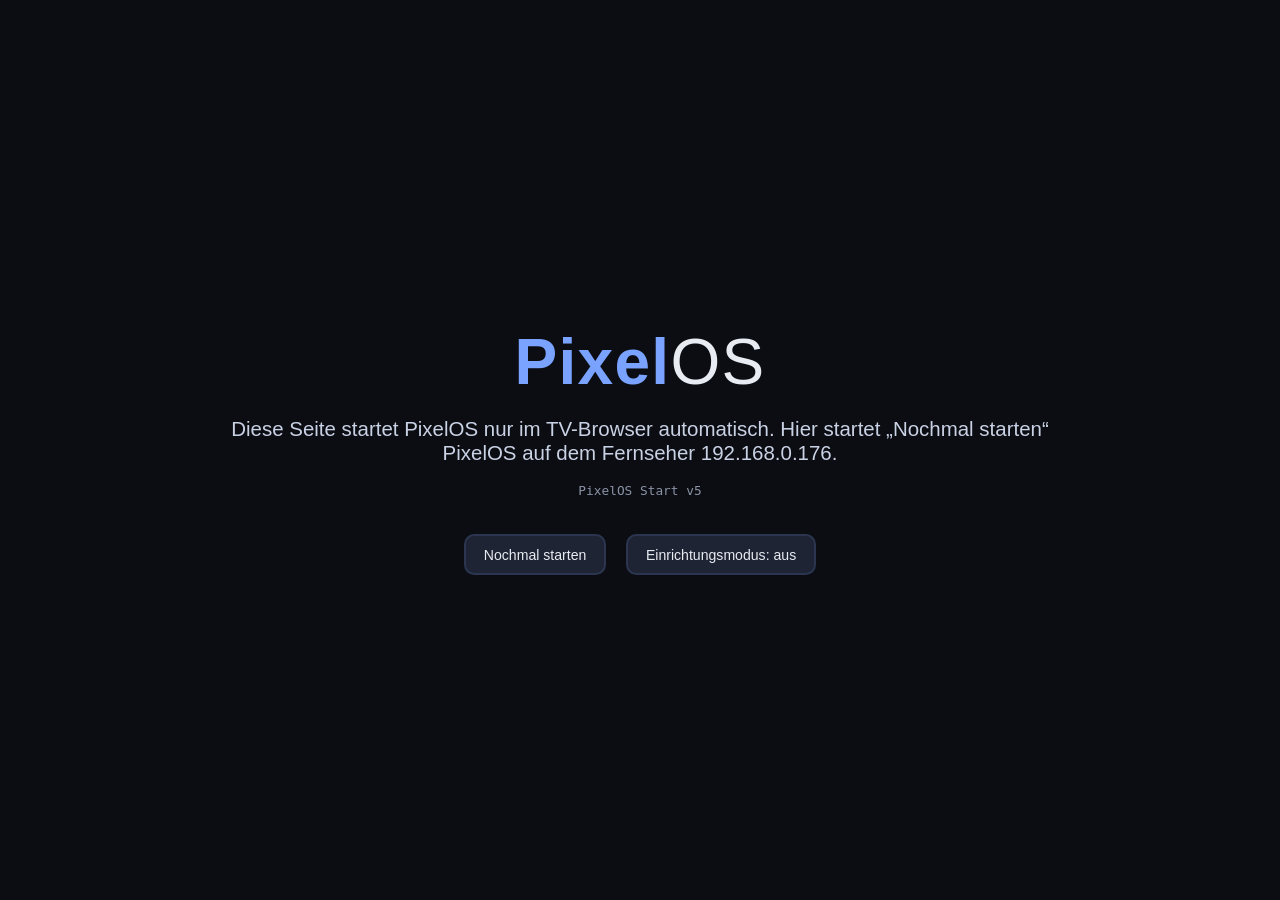
<file: index.html>
<!doctype html>
<html lang="de">
<head>
<meta charset="utf-8">
<meta name="viewport" content="width=device-width, initial-scale=1">
<title>PixelOS Start</title>
<style>
  html, body { margin: 0; height: 100%; background: #0b0d12; color: #e8ebf2;
    font-family: "Segoe UI", Roboto, Helvetica, Arial, sans-serif; }
  body { display: flex; align-items: center; justify-content: center; text-align: center; }
  .logo { font-size: 5vw; font-weight: 300; letter-spacing: .02em; }
  .logo b { color: #7aa2ff; font-weight: 600; }
  #msg { font-size: 1.6vw; color: #c9d1e4; margin-top: 2vh; max-width: 70vw; }
  #log { font-family: Consolas, "DejaVu Sans Mono", monospace; font-size: 1vw; color: #8a93a6;
    margin-top: 2vh; white-space: pre; }
  .btns { margin-top: 4vh; }
  .btn { margin: 0 .6vw; padding: 1.2vh 1.4vw; border-radius: .8vw; border: .2vw solid #2b3550;
    background: #1e2433; color: #e8ebf2; font: inherit; font-size: 1.1vw; }
  .btn.on { border-color: #ffc65c; }
</style>
</head>
<body>
<div>
  <div class="logo"><b>Pixel</b>OS</div>
  <div id="msg">Starte …</div>
  <div id="log"></div>
  <div class="btns">
    <button class="btn" id="retry">Nochmal starten</button>
    <button class="btn" id="setup">Einrichtungsmodus: aus</button>
  </div>
</div>

<script>
/* Startseite ohne PC (Weg wie T6/launch.html): startet PixelOS per DIAL als HbbTV-App auf dem eigenen TV.
   Bewusst ES5. Auf HTTP genuegt ein XHR (Simple Request, belegt in T6). Auf HTTPS blockiert der Browser
   den XHR an http://<TV-IP> als Mixed Content; dann geht der Start als Formular-Navigation raus. */
(function () {
  'use strict';

  var TV_KEY = 'pixelos.tv', SETUP_KEY = 'pixelos.launch.setup';
  var TV_IP = (/[?&]tv=([0-9.]+)/.exec(location.search) || [])[1];
  try {
    if (TV_IP) { localStorage.setItem(TV_KEY, TV_IP); } else { TV_IP = localStorage.getItem(TV_KEY); }
  } catch (e) { /* ohne localStorage gilt der Standard */ }
  TV_IP = TV_IP || '192.168.0.176';

  // diag.html legt hier die Heimnetz-Adresse des Diagnose-Empfaengers ab (Tests 30.10.2026).
  var DIAG = null;
  try { DIAG = sessionStorage.getItem('pixelos.diag'); } catch (e) { /* ohne Diagnose */ }
  if (!/^(192\.168|10)\.[0-9]{1,3}\.[0-9]{1,3}:[0-9]{2,5}$/.test(DIAG || '')) { DIAG = null; }

  var link = document.createElement('a');
  link.href = 'home/index.html?v=5' + (DIAG ? '&diag=' + DIAG : '');
  var APP_URL = link.href;  // absolute URL relativ zu dieser Seite, auch unter einem Unterpfad

  function $(id) { return document.getElementById(id); }
  function esc(s) {
    return String(s).replace(/[&<>"]/g, function (c) {
      return { '&': '&amp;', '<': '&lt;', '>': '&gt;', '"': '&quot;' }[c];
    });
  }
  function msg(t) { $('msg').textContent = t; }
  function log(t) { $('log').textContent += t + '\n'; }

  // XML-AIT (ETSI TS 102 809) fuer eine broadcast-unabhaengige HbbTV-App, wie in launch.html.
  function ait(url) {
    var cut = url.lastIndexOf('/');
    var base = url.slice(0, cut + 1), file = url.slice(cut + 1);
    var a = document.createElement('a');
    a.href = url;
    return '<?xml version="1.0" encoding="UTF-8"?>' +
      '<mhp:ServiceDiscovery xmlns:mhp="urn:dvb:mhp:2009" xmlns:xsi="http://www.w3.org/2001/XMLSchema-instance">' +
      '<mhp:ApplicationDiscovery DomainName="' + esc(a.hostname) + '">' +
      '<mhp:ApplicationList><mhp:Application>' +
      '<mhp:appName Language="deu">PixelOS</mhp:appName>' +
      '<mhp:applicationIdentifier><mhp:orgId>1</mhp:orgId><mhp:appId>1</mhp:appId></mhp:applicationIdentifier>' +
      '<mhp:applicationDescriptor>' +
      '<mhp:type><mhp:OtherApp>application/vnd.hbbtv.xhtml+xml</mhp:OtherApp></mhp:type>' +
      '<mhp:controlCode>AUTOSTART</mhp:controlCode><mhp:visibility>VISIBLE_ALL</mhp:visibility>' +
      '<mhp:serviceBound>false</mhp:serviceBound><mhp:priority>1</mhp:priority><mhp:version>01</mhp:version>' +
      '<mhp:mhpVersion><mhp:profile>0</mhp:profile><mhp:versionMajor>1</mhp:versionMajor>' +
      '<mhp:versionMinor>3</mhp:versionMinor><mhp:versionMicro>1</mhp:versionMicro></mhp:mhpVersion>' +
      '</mhp:applicationDescriptor>' +
      '<mhp:applicationTransport xsi:type="mhp:HTTPTransportType"><mhp:URLBase>' + esc(base) +
      '</mhp:URLBase></mhp:applicationTransport>' +
      '<mhp:applicationLocation>' + esc(file) + '</mhp:applicationLocation>' +
      '</mhp:Application></mhp:ApplicationList></mhp:ApplicationDiscovery></mhp:ServiceDiscovery>';
  }

  function launchXhr(host) {
    var xhr = new XMLHttpRequest(), t0 = Date.now();
    log('→ POST http://' + host + ':12345/apps/HbbTV');
    try {
      xhr.open('POST', 'http://' + host + ':12345/apps/HbbTV', true);
      // Ohne Anfuehrungszeichen, sonst erzwingt der Browser einen Preflight (T6, 29.10.2026).
      xhr.setRequestHeader('Content-Type', 'text/plain; charset=utf-8');
      xhr.timeout = 30000;
      xhr.onloadend = function () {
        log('← Status ' + xhr.status + ' nach ' + (Date.now() - t0) + ' ms' +
          (xhr.status === 0 ? ' (0 = Antwort nicht lesbar oder kein Dienst)' : ''));
      };
      xhr.send(ait(APP_URL));
    } catch (e) {
      log('✘ ' + String(e));
    }
  }

  // Ein text/plain-Formular sendet "name=wert\r\n". Die XML-AIT wird am ersten "=" geteilt, damit der
  // Rumpf wieder genau die XML-AIT ergibt. Die Seite wechselt dabei zur Antwort des DIAL-Servers.
  function launchForm(host) {
    var xml = ait(APP_URL), cut = xml.indexOf('=');
    var form = document.createElement('form'), field = document.createElement('input');
    form.method = 'POST';
    form.action = 'http://' + host + ':12345/apps/HbbTV';
    form.enctype = 'text/plain';
    form.acceptCharset = 'utf-8';
    field.type = 'hidden';
    field.name = xml.slice(0, cut);
    field.value = xml.slice(cut + 1);
    form.appendChild(field);
    document.body.appendChild(form);
    log('→ Formular an http://' + host + ':12345/apps/HbbTV');
    // Der Seitenwechsel muss offen bleiben: Ein Abbruch vor dem OK verhindert den Start (v3, 30.10.2026).
    form.submit();
  }

  function launch(host) {
    msg('Startanfrage an ' + host + ' gesendet. Falls der TV fragt: mit OK bestätigen.');
    // ?form=1 erzwingt den Formularweg auch unter HTTP (Test und Rueckfall).
    if (location.protocol === 'https:' || /[?&]form=1/.test(location.search)) { launchForm(host); } else { launchXhr(host); }
  }

  function setupMode(on) {
    try { if (on) { localStorage.setItem(SETUP_KEY, '1'); } else { localStorage.removeItem(SETUP_KEY); } }
    catch (e) { /* ohne localStorage kein Einrichtungsmodus */ }
    $('setup').textContent = 'Einrichtungsmodus: ' + (on ? 'an' : 'aus');
    $('setup').className = 'btn' + (on ? ' on' : '');
  }
  function isSetupMode() {
    try { return localStorage.getItem(SETUP_KEY) === '1'; } catch (e) { return false; }
  }

  $('retry').addEventListener('click', function () { launch(TV_IP); });
  $('setup').addEventListener('click', function () { setupMode(!isSetupMode()); });

  var backForward = false;
  try { backForward = performance.navigation.type === 2; } catch (e) { /* alt */ }
  // Automatisch nur im TV-Browser. Am PC hat das Oeffnen der Vorschau am 30.10.2026 versehentlich
  // eine Startanfrage an den TV ausgeloest.
  var onTv = /SmartTvA|Vestel|OMI\//.test(navigator.userAgent);
  setupMode(isSetupMode());
  log('PixelOS Start v5' + (DIAG ? ' · Diagnose an ' + DIAG : ''));
  if (/[?&]sent=1/.test(location.search)) {
    msg('Startanfrage gesendet. Bitte am Fernseher mit OK bestätigen.');
  } else if (!onTv) {
    msg('Diese Seite startet PixelOS nur im TV-Browser automatisch. Hier startet „Nochmal starten“ ' +
      'PixelOS auf dem Fernseher ' + TV_IP + '.');
  } else if (isSetupMode()) {
    msg('Einrichtungsmodus: kein Autostart. Jetzt kannst du z. B. die ★1-Taste 5 Sekunden halten. ' +
      'Danach „Einrichtungsmodus“ wieder ausschalten.');
  } else if (backForward) {
    msg('Zurück im Browser. „Nochmal starten“ startet PixelOS erneut.');
  } else {
    setTimeout(function () { launch(TV_IP); }, 1200);
  }
})();
</script>
</body>
</html>
</file>
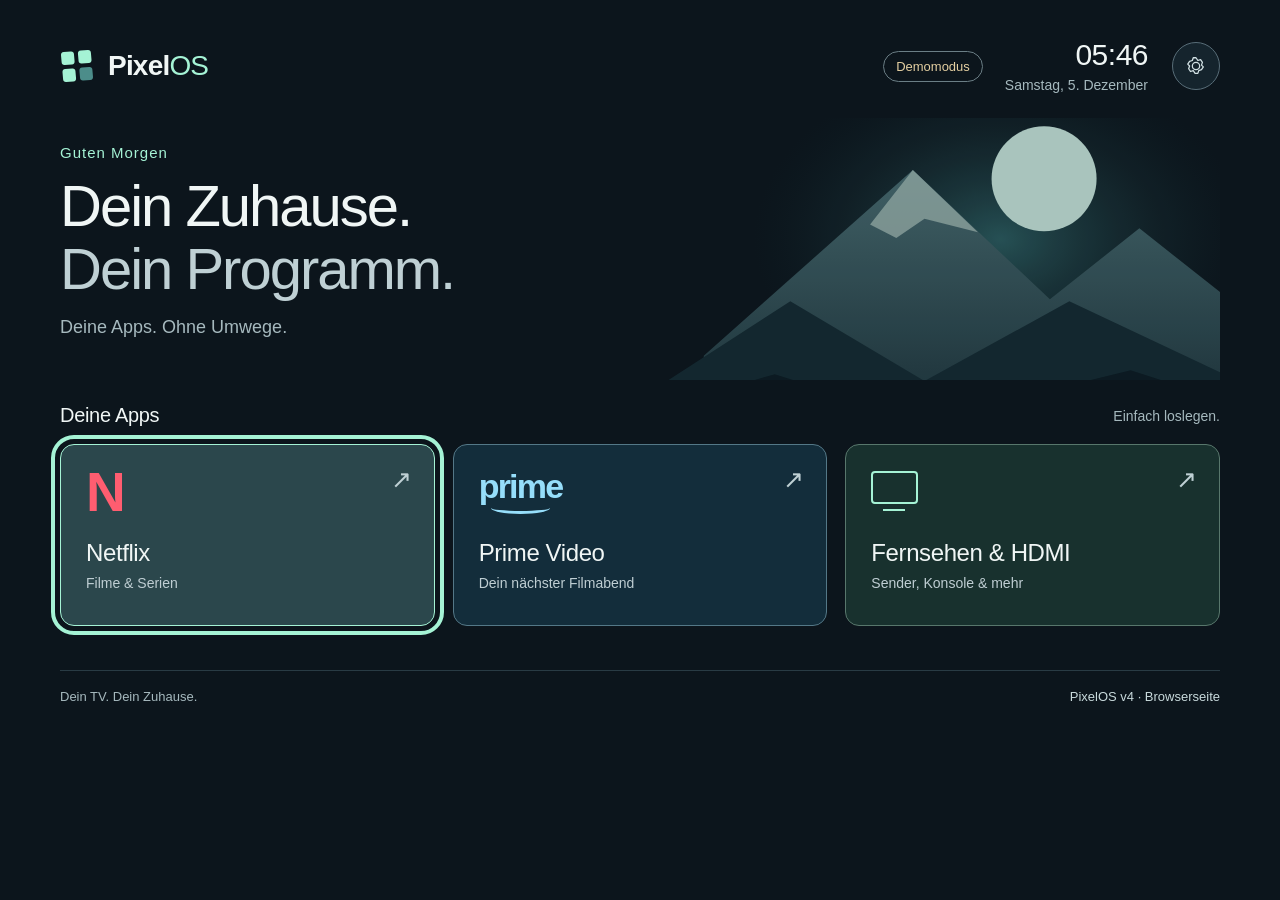
<file: home/index.html>
<!doctype html>
<html lang="de">
<head>
  <meta charset="utf-8">
  <meta name="viewport" content="width=device-width, initial-scale=1">
  <meta name="theme-color" content="#0c151c">
  <title>PixelOS Home</title>
  <link rel="stylesheet" href="styles.css?v=4">
  <script src="app.js?v=4" defer></script>
</head>
<body>
  <object id="application-manager" type="application/oipfApplicationManager" aria-hidden="true" tabindex="-1"></object>
  <div class="startup" id="startup" aria-hidden="true" hidden>
    <div class="startup-content">
      <span class="brand-mark startup-mark"><i></i><i></i><i></i><i></i></span>
      <p class="startup-wordmark">Pixel<span>OS</span></p>
      <p class="startup-caption">Dein Fernseher. Aufgeräumt.</p>
    </div>
  </div>
  <main class="launcher" id="launcher">
    <header class="header">
      <div class="identity"><span class="brand-mark" aria-hidden="true"><i></i><i></i><i></i><i></i></span><p class="brand">Pixel<span>OS</span></p></div>
      <div class="header-tools">
        <span class="mode-badge" id="mode-badge">Verbinden</span>
        <div class="clock-panel"><time class="clock" id="clock" aria-label="Aktuelle Uhrzeit">--:--</time><p class="date" id="date"></p></div>
        <button class="settings-button" id="settings-button" type="button" data-focusable aria-label="Einstellungen öffnen" aria-expanded="false" aria-controls="settings-panel"><svg viewBox="0 0 24 24" aria-hidden="true" focusable="false"><path d="M12 8a4 4 0 1 0 0 8 4 4 0 0 0 0-8ZM9 3l-1 3-3 1-2 3 2 2-1 3 2 3 3-1 2 3h3l1-3 3-1 2-3-2-2 1-3-2-3-3 1-2-3Z"/></svg></button>
      </div>
    </header>
    <section class="hero" aria-labelledby="welcome-title">
      <div class="hero-copy"><p class="eyebrow" id="greeting">Willkommen zu Hause</p><h1 id="welcome-title">Dein Zuhause.<br><span>Dein Programm.</span></h1><p class="hero-note">Deine Apps. Ohne Umwege.</p></div>
      <svg class="landscape" viewBox="0 0 720 400" aria-hidden="true" focusable="false">
        <defs><radialGradient id="sky"><stop offset="0" stop-color="#397b7d" stop-opacity=".65"/><stop offset="1" stop-color="#0c151c" stop-opacity="0"/></radialGradient><linearGradient id="mountain" x2="0" y2="1"><stop stop-color="#46686d"/><stop offset="1" stop-color="#182d35"/></linearGradient></defs>
        <ellipse cx="420" cy="180" rx="290" ry="205" fill="url(#sky)"/><circle cx="465" cy="118" r="54" fill="#bad8cf"/>
        <path d="M115 300 330 109 471 242 563 169 720 293V400H115Z" fill="url(#mountain)"/><path d="m330 109 67 64-55-14-29 20-27-14Z" fill="#a5bcb6" opacity=".7"/>
        <path d="M40 350 204 244 342 326 491 244 720 352v48H40Z" fill="#142a32"/><path d="M0 373 188 319 340 367 554 315 720 368v32H0Z" fill="#0c1b23"/><path d="M270 386h290m-254-12h193m-156-12h105" stroke="#65918c" opacity=".3"/>
      </svg>
    </section>
    <section class="app-section" aria-labelledby="apps-title">
      <div class="section-heading"><h2 id="apps-title">Deine Apps</h2><span>Einfach loslegen.</span></div>
      <div class="apps">
        <button class="app-tile netflix" type="button" data-action="netflix" data-focusable disabled><span class="app-symbol netflix-symbol" aria-hidden="true">N</span><span class="tile-title">Netflix</span><span class="tile-description">Filme &amp; Serien</span><span class="app-arrow" aria-hidden="true">&#8599;</span></button>
        <button class="app-tile prime" type="button" data-action="prime" data-focusable disabled><span class="app-symbol prime-symbol" aria-hidden="true">prime<span class="prime-smile"></span></span><span class="tile-title">Prime Video</span><span class="tile-description">Dein nächster Filmabend</span><span class="app-arrow" aria-hidden="true">&#8599;</span></button>
        <button class="app-tile sources" type="button" data-action="sources" data-focusable disabled><span class="app-symbol source-symbol" aria-hidden="true"><span></span></span><span class="tile-title">Fernsehen &amp; HDMI</span><span class="tile-description">Sender, Konsole &amp; mehr</span><span class="app-arrow" aria-hidden="true">&#8599;</span></button>
      </div>
    </section>
    <footer><span>Dein TV. Dein Zuhause.</span><span class="footer-brand" id="footer-brand">PixelOS Home</span></footer>
    <div class="status-panel" id="status-panel" role="status" aria-live="polite" aria-atomic="true" hidden><p id="status"></p></div>
    <aside class="settings-panel" id="settings-panel" aria-labelledby="settings-title" hidden>
      <div class="settings-heading"><h2 id="settings-title">Dein PixelOS</h2><button class="close-button" id="close-settings" type="button" data-focusable aria-label="Einstellungen schließen">&#215;</button></div>
      <p class="settings-label">So, wie es dir gefällt.</p>
      <button class="preference-button" id="theme-button" type="button" data-focusable>Design: Ozean</button>
      <button class="preference-button" id="startup-button" type="button" data-focusable aria-pressed="true">Startanimation: Ein</button>
      <button class="preference-button" id="replay-startup" type="button" data-focusable>Animation ansehen</button>
      <p class="settings-label">Fernseher</p>
      <div class="volume-controls"><button class="small-button" type="button" data-action="volume_down" data-focusable aria-label="Leiser" disabled>&minus;</button><span>Lautstärke</span><button class="small-button" type="button" data-action="volume_up" data-focusable aria-label="Lauter" disabled>+</button></div>
      <button class="preference-button" id="return-to-tv" type="button" data-action="exit" data-focusable disabled>Zurück zum TV</button>
      <p class="settings-note" id="mode-note">Verbindung wird hergestellt.</p>
    </aside>
    <noscript><p class="noscript">Bitte JavaScript im TV-Browser aktivieren.</p></noscript>
  </main>
</body>
</html>
</file>
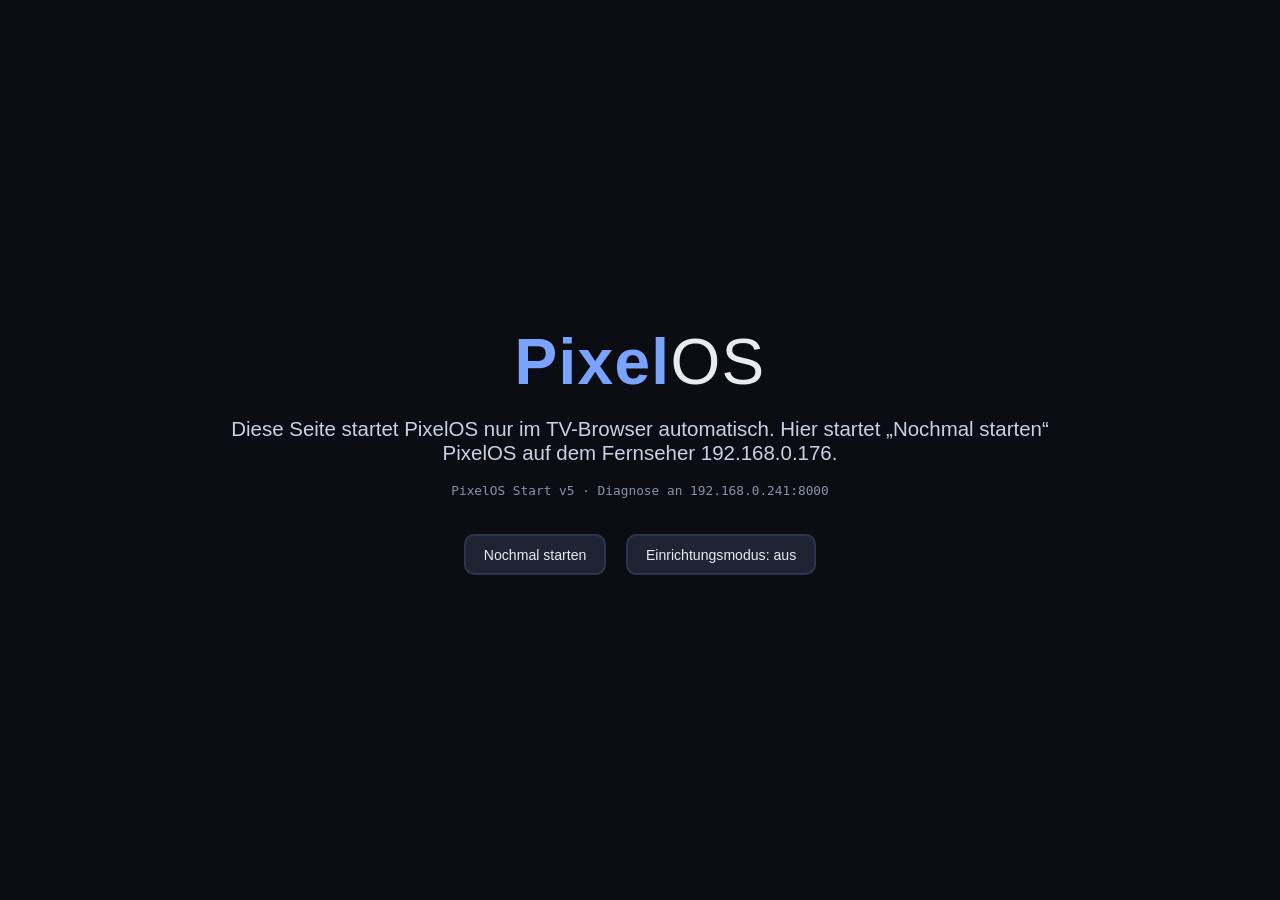
<file: diag.html>
<!doctype html>
<html lang="de">
<head>
<meta charset="utf-8">
<title>PixelOS Diagnose</title>
<style>html, body { margin: 0; height: 100%; background: #0b0d12; }</style>
</head>
<body>
<script>
/* Testadresse ohne "?" und "=" (die TV-Tastatur hat kein "="): schaltet fuer diese Browsersitzung die
   Diagnose an den PC im Heimnetz ein und oeffnet die normale Startseite. */
try { sessionStorage.setItem('pixelos.diag', '192.168.0.241:8000'); } catch (e) { /* dann ohne Diagnose */ }
location.replace('./');
</script>
</body>
</html>
</file>
<file: home/styles.css>
* { box-sizing: border-box; }
[hidden] { display: none !important; }
html { min-height: 100%; background: #0c151c; }
body { margin: 0; background: #0c151c; color: #f0f6f5; font: 18px Arial, Helvetica, sans-serif; }
button, a { -webkit-tap-highlight-color: transparent; }
button { font: inherit; cursor: pointer; }
button:disabled { cursor: default; opacity: .55; }
button:focus, a:focus { outline: 4px solid #a5f3d5; outline-offset: 5px; }
p, h1, h2 { margin: 0; }
#application-manager { position: absolute; width: 0; height: 0; visibility: hidden; }
.launcher { max-width: 1440px; min-height: 720px; margin: 0 auto; padding: 34px 60px 25px; }
.header, .identity, .header-tools { display: flex; align-items: center; }
.header { height: 64px; justify-content: space-between; }
.brand-mark { display: inline-flex; width: 34px; height: 34px; flex-wrap: wrap; transform: rotate(-5deg); }
.brand-mark i { display: block; width: 13px; height: 13px; margin: 2px; border-radius: 3px; background: #a5f3d5; }
.brand-mark i:last-child { background: #4c8d8a; }
.brand { margin-left: 14px; font-size: 28px; font-weight: bold; letter-spacing: -.8px; }
.brand span { color: #a5f3d5; font-weight: normal; }
.clock-panel { margin-left: 22px; text-align: right; }
.clock { font-size: 30px; line-height: 1; letter-spacing: -.5px; }
.date { margin-top: 7px; color: #a6b9be; font-size: 14px; }
.settings-button, .close-button { display: inline-flex; align-items: center; justify-content: center; width: 48px; height: 48px; margin-left: 24px; border: 1px solid #586d78; border-radius: 50%; color: #d2e1e4; background: #15242d; }
.settings-button svg { width: 22px; height: 22px; fill: none; stroke: currentColor; stroke-width: 1.4; stroke-linecap: round; stroke-linejoin: round; }
.settings-button:hover, .close-button:hover { background: #25404a; }
.mode-badge { border: 1px solid #6b7e85; border-radius: 20px; padding: 7px 12px; font-size: 13px; color: #e4cfa1; }
.mode-badge.control { display: none; }
.hero { position: relative; height: 262px; margin-top: 20px; overflow: hidden; }
.hero-copy { position: relative; z-index: 1; padding-top: 26px; }
.eyebrow { margin-bottom: 14px; color: #a5f3d5; font-size: 15px; letter-spacing: 1px; }
h1 { font-size: 58px; line-height: 1.08; letter-spacing: -2px; font-weight: normal; }
h1 span { color: #bfd0d4; }
.hero-note { margin-top: 17px; color: #a6b9be; font-size: 18px; }
.landscape { position: absolute; top: -54px; right: -72px; width: 700px; height: 389px; opacity: .9; }
.app-section { margin-top: 24px; }
.section-heading { display: flex; align-items: center; justify-content: space-between; }
.section-heading h2 { font-size: 20px; font-weight: normal; letter-spacing: -.3px; }
.section-heading > span { color: #a6b9be; font-size: 14px; }
.apps { display: flex; margin: 17px -9px 0; }
.app-tile { position: relative; display: flex; flex: 1 1 0; min-width: 0; height: 182px; flex-direction: column; align-items: flex-start; margin: 0 9px; padding: 20px 25px; border: 1px solid #526875; border-radius: 14px; color: #f0f6f5; text-align: left; background: #182832; transition: background-color .15s, border-color .15s; }
.app-tile.netflix { background: #271e28; border-color: #78616f; }
.app-tile.prime { background: #132d3b; border-color: #547887; }
.app-tile.sources { background: #18312e; border-color: #58776c; }
.app-tile:hover, .app-tile:focus { background: #2b474c; border-color: #a5f3d5; }
.app-symbol { display: block; height: 65px; margin-bottom: 8px; }
.netflix-symbol { color: #ff5d70; font-size: 55px; font-weight: bold; line-height: 1; }
.prime-symbol { position: relative; padding-top: 1px; color: #96defa; font-size: 34px; line-height: 1.2; font-weight: bold; letter-spacing: -1.8px; }
.prime-smile { position: absolute; left: 12px; top: 37px; width: 59px; height: 12px; border-bottom: 3px solid #96defa; border-radius: 0 0 60% 60%; }
.source-symbol { padding-top: 6px; }
.source-symbol > span { position: relative; display: block; width: 47px; height: 33px; border: 2px solid #a5f3d5; border-radius: 4px; }
.source-symbol > span:after { content: ''; position: absolute; width: 22px; height: 2px; left: 10px; bottom: -9px; background: #a5f3d5; }
.tile-title { font-size: 24px; line-height: 1.25; font-weight: normal; letter-spacing: -.4px; }
.tile-description { margin-top: 7px; font-size: 14px; color: #bfced3; }
.app-arrow { position: absolute; top: 20px; right: 22px; color: #bfd0d4; font-size: 25px; }
footer { display: flex; justify-content: space-between; margin-top: 44px; padding-top: 18px; border-top: 1px solid #293b44; color: #a6b9be; font-size: 13px; }
.footer-brand { color: #c9dadc; }
.settings-panel { position: fixed; z-index: 5; top: 94px; right: 42px; width: 380px; max-height: calc(100vh - 115px); overflow-y: auto; padding: 25px; border: 1px solid #5e7881; border-radius: 18px; background: #12242d; box-shadow: 0 16px 48px rgba(0,0,0,.45); }
.settings-heading { display: flex; justify-content: space-between; align-items: center; }
.settings-heading h2 { font-size: 25px; font-weight: normal; }
.close-button { flex-shrink: 0; margin-left: 12px; font-size: 26px; }
.settings-label { margin: 20px 0 13px; color: #b8cbd0; font-size: 15px; }
.preference-button { display: block; min-height: 47px; width: 100%; margin: 10px 0; padding: 12px 14px; color: #f0f6f5; border: 1px solid #607983; border-radius: 8px; background: #1d3640; text-align: left; font-size: 16px; }
.preference-button:hover { background: #2d4b55; }
.volume-controls { display: flex; align-items: center; justify-content: space-between; color: #d0e0e2; font-size: 16px; }
.small-button { width: 48px; height: 46px; border: 1px solid #607983; border-radius: 8px; color: #f0f6f5; background: #1d3640; font-size: 26px; }
.settings-note { margin: 20px 0 12px; color: #afc5cb; font-size: 14px; line-height: 1.5; }
.setup-link { display: inline-flex; align-items: center; min-height: 44px; color: #a5f3d5; font-size: 15px; }
.status-panel { position: fixed; z-index: 6; bottom: 30px; left: 50%; transform: translateX(-50%); max-width: 850px; width: calc(100% - 80px); padding: 16px 23px; border: 1px solid #74959b; border-radius: 12px; color: #f0f6f5; background: #1b333d; font-size: 17px; line-height: 1.45; }
.startup { position: fixed; z-index: 10; top: 0; right: 0; bottom: 0; left: 0; display: flex; align-items: center; justify-content: center; color: #f0f6f5; background: #0c151c; animation: startup-fade 1.6s ease both; }
.startup-content { text-align: center; animation: startup-rise 1.6s ease both; }
.startup-mark { width: 58px; height: 58px; margin-bottom: 22px; }
.startup-mark i { width: 23px; height: 23px; margin: 3px; border-radius: 5px; }
.startup-wordmark { font-size: 68px; font-weight: bold; letter-spacing: -3px; }
.startup-wordmark span { font-weight: normal; color: #a5f3d5; }
.startup-caption { margin-top: 16px; color: #afc5cb; font-size: 17px; letter-spacing: .5px; }
.noscript { margin-top: 20px; color: #f3d8a5; }
.noscript a { color: #a5f3d5; }
.theme-lagoon { background: #132121; }
.theme-lagoon .launcher { background: #132121; }
.theme-lagoon .landscape { opacity: .65; }
.theme-lagoon .app-tile { background: #233a37; border-color: #6b8b7d; }
.theme-lagoon .app-tile:focus, .theme-lagoon .app-tile:hover { background: #345149; }
.theme-lagoon .settings-panel { background: #1b302e; }
@keyframes startup-fade { 0% { opacity: 0; } 18%, 78% { opacity: 1; } 100% { opacity: 0; } }
@keyframes startup-rise { 0% { transform: translateY(9px); } 60%, 100% { transform: translateY(0); } }
@media (min-width: 1440px) { .launcher { padding-top: 48px; } .hero { height: 310px; margin-top: 34px; } .hero-copy { padding-top: 40px; } h1 { font-size: 72px; } .landscape { top: -50px; width: 800px; height: 445px; } .app-tile { height: 206px; padding-top: 27px; } .app-symbol { margin-bottom: 18px; } }
@media (max-width: 1000px) { .launcher { padding-left: 36px; padding-right: 36px; } h1 { font-size: 49px; } .landscape { right: -155px; opacity: .62; } .app-tile { padding-left: 19px; } .tile-title { font-size: 21px; } }
@media (max-width: 700px) { .launcher { min-height: 100vh; padding: 24px; } .header { height: 60px; } .brand { font-size: 24px; } .brand-mark { width: 30px; height: 30px; } .brand-mark i { width: 11px; height: 11px; } .clock { font-size: 25px; } .date { display: none; } .clock-panel { margin-left: 12px; } .settings-button { margin-left: 14px; } .mode-badge { font-size: 11px; padding: 5px 8px; } .hero { height: 268px; margin-top: 16px; } .hero-copy { padding-top: 30px; } h1 { font-size: 45px; letter-spacing: -1.8px; } .hero-note { font-size: 16px; } .landscape { top: -17px; right: -232px; width: 600px; height: 334px; opacity: .3; } .app-section { margin-top: 16px; } .section-heading > span { display: none; } .apps { flex-wrap: wrap; } .app-tile { flex: 1 1 100%; height: 144px; margin-bottom: 16px; padding: 22px 24px 20px 105px; justify-content: center; } .app-symbol { position: absolute; top: 38px; left: 26px; height: 62px; margin: 0; } .netflix-symbol { left: 35px; } .prime-symbol { font-size: 28px; top: 42px; left: 17px; } .prime-smile { top: 32px; width: 47px; left: 10px; } .app-arrow { top: 16px; right: 18px; font-size: 21px; } .tile-title { font-size: 23px; } footer { margin-top: 22px; } .settings-panel { top: 88px; right: 20px; left: 20px; width: auto; max-height: calc(100vh - 108px); } .status-panel { bottom: 20px; width: calc(100% - 40px); font-size: 15px; } .startup-mark { width: 58px; height: 58px; } .startup-mark i { width: 23px; height: 23px; } }
@media (max-width: 400px) { .clock-panel { display: none; } h1 { font-size: 39px; } .hero { height: 248px; } .app-tile { padding-left: 94px; } .tile-title { font-size: 20px; } }
@media (prefers-reduced-motion: reduce) { *, *:before, *:after { animation: none !important; transition: none !important; } }
</file>
